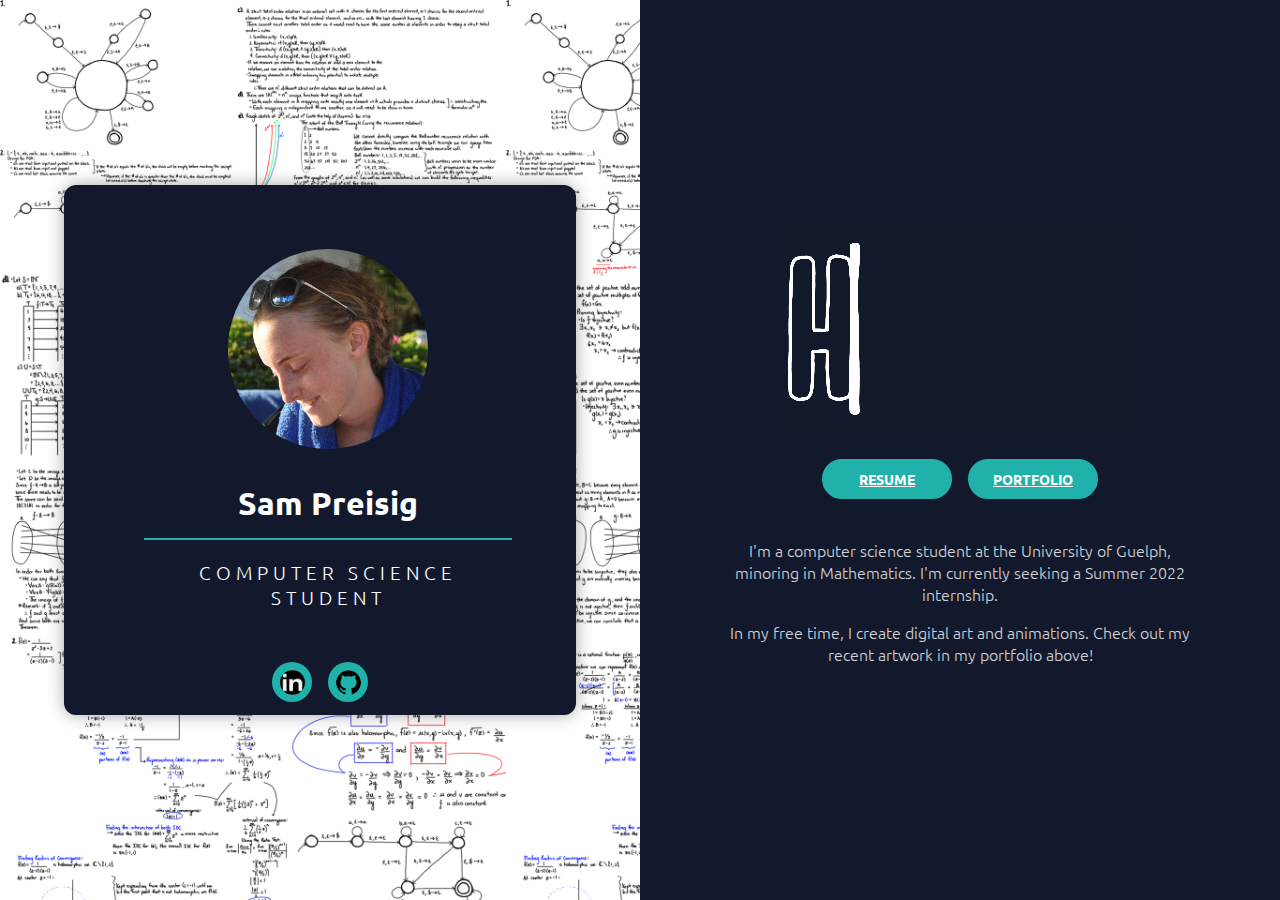
<file: index.html>
<!DOCTYPE html>
<html>
<head>
    <meta charset="utf-8" />
    <title>Home</title>
    <link href="https://fonts.googleapis.com/css2?family=Ubuntu:wght@300&display=swap" rel="stylesheet">
    <link rel="stylesheet" href="styles.css">
</head>
<body>
    <div class="about-wrapper">

        <!-- Left side (headshot, GitHub, LinkedIn) -->
        <div class="about-left">
          <div class="about-left-content">
            <div>
              <div class="shadow">
                <div class="about-img">
                  <img src="images/me.jpg" alt="about image">
                </div>
              </div>
              <h2>Sam Preisig</h2>
              <h3>Computer Science student</h3>
            </div>

            <ul id = "icons">
              <li class = "linkedin-icon">
                <a href="https://www.linkedin.com/in/samantha-preisig-15a685206/">
                  <div class="linkedin-img">
                    <img src = "images/icons/linkedin.png" alt="linkedin image">
                  </div>
                </a>
              </li>
              <li class = "github-icon">
                <a href="https://github.com/Samantha-Preisig">
                  <div class="github-img">
                    <img src = "images/icons/github.png" alt="github image">
                  </div>
                </a>
              </li>
            </ul>
          </div>
        </div>

        <!-- Right side (Brief intro, resume, portfolio) -->
        <div class = "about-right">
          <!-- <h1>Hello<span>!</span></h1> -->
          <video height="200px" width="auto" muted autoplay>
            <source src="animations/typing.mp4" type="video/mp4">
            Your browser does not support this video
          </video>
          <h2></h2>
          <div class="about-btns">
            <a href="resume.pdf" class="resume-button">Resume</a>
            <a href="portfolio.html" class="portfolio-button">Portfolio</a>
          </div>
          <div class="about-para">
            <p>I'm a computer science student at the University of Guelph, minoring in Mathematics. I'm currently seeking a Summer 2022 internship.</p>
            <p>In my free time, I create digital art and animations. Check out my recent artwork in my portfolio above!</p>
          </div>
        </div>
      </div>
</body>
<script>
  // Keeps typing animation in a loop
  document.getElementsByTagName('video')[0].onended = function () {
    this.load();
    this.play();
  };
</script>
</html>
</file>
<file: styles.css>
/* Master styles */
@import url('https://fonts.googleapis.com/css2?family=Poppins:wght@200;300;400;500;600;700;800&display=swap');

*{
    padding: 0;
    margin: 0;
    box-sizing: border-box;
}
body{
    background: #12192c;
    font-family: 'Ubuntu', sans-serif;
}

/* Home page */
.about-wrapper{
    height: 100vh;
}
.about-left{
    background-image: url("images/home_page_bg.png");
    background-size: contain;
    /* background-color: #FFEA00; */
    display: flex;
    flex-direction: column;
    align-items: center;
    justify-content: center;
    height: 100vh;
    color:#fff
}
.about-left-content > div{
    background: #12192c;
    padding: 4rem 4rem 2.5rem 5rem;
    text-align: center;
    
    border-radius: 12px 12px 0 0;
}
.about-left-content{
    box-shadow: 0px 0px 18px -1px rgba(0, 0, 0, 0.39);
    -webkit-box-shadow: 0px 0px 18px -1px rgba(0, 0, 0, 0.39);
    -moz-box-shadow: 0px 0px 18px -1px rgba(0, 0, 0, 0.39);
    border-radius: 12px;
    width:80%;
}
.about-img img{
    display: block;
    width: 200px;
}
.about-img{
    width: 200px;
    height: 200px;
    overflow: hidden;
    border-radius: 50%;
    transition: all 0.5s ease-in-out;
}
.shadow{
    margin-left: auto;
    margin-right: auto;
    border-radius: 50%;
    width: 200px;
    height: 200px;
}
.about-left-content h2{
    font-size: 2rem;
    margin: 2.2rem 0 0.6rem 0;
    line-height: 1.2;
    padding-bottom: 1rem;
    border-bottom: 2px solid lightseagreen;
}
.about-left-content h3{
    text-transform: uppercase;
    font-weight: 300;
    letter-spacing: 5px;
    margin-top: 1.2rem;
}
#icons{
    background: #12192c;
    display: flex;
    justify-content: center;
    padding: 0.8rem 0;
    border-radius: 0 0 12px 12px;
}
#icons li{
    list-style-type: none;
    background: lightseagreen;
    color: #fff;
    width: 40px;
    height: 40px;
    margin: 0 0.5rem;
    border-radius: 50%;
    display: flex;
    justify-content: center;
    align-items: center;
    font-size: 1.2rem;
    cursor: pointer;
    transition: all 0.5s ease-in-out;
}
#icons li:hover{
    background: #edffec;
    color: #000;
}
.linkedin-img img, .github-img img{
    display: block;
    width: 25px;
}
.linkedin-img, .github-img{
    width: 25px;
    height: 25px;
    overflow: hidden;
    border-radius: 50%;
    transition: all 0.5s ease-in-out;
}
.about-right{
    background: #12192c;
    height: 100vh;
    display: flex;
    flex-direction: column;
    align-items: center;
    justify-content: center;
    padding: 0 5rem;
    text-align: center;
    color:#fff
}
.about-right h2{
    font-weight: 600;
}
.about-btns{
    display: flex;
    margin: 2rem 0;
}
.resume-button, .portfolio-button{
    border: none;
    font-size: 0.9rem;
    text-transform: uppercase;
    border: 2px solid #fff;
    border-radius: 20px;
    padding: 0.55rem 0;
    width: 130px;
    font-weight: 600;
    background: transparent;
    margin: 0 0.5rem;
    cursor: pointer;
    color:#fff;
    background: lightseagreen;
    /* color: #fff; */
    border-color: lightseagreen;
    transition: all 0.5s ease-in-out;
}
.resume-button:hover, .portfolio-button:hover{
    background: transparent;
    border-color: #fff;
    color: #fff;
}
.about-para p{
    font-weight: 300;
    padding: 0.5rem;
    opacity: 0.8;
}
@media screen and (min-width: 992px){
    .about-wrapper{
        display: grid;
        grid-template-columns: repeat(2, 2fr);
    }
    .about-left{
        position: relative;
    }
    .about-left-content{
        position: absolute;
        width:80%
    
    }
}
.two-column-wrapper{
    display: grid;
    grid-template-columns: 1fr 1fr;
}
.profile-image-wrapper img{
    width: 85%;
}
.profile-content-wrapper{
    padding: 30px;
}
.profile-content-wrapper h1{
    color: lightseagreen;
}
.aboutme-left{
    box-sizing: border-box;
    float: left;
    width: 45%;
    padding: 40px;
    padding-left: 70px;
    padding-right: 70px;
    height: 475;
    margin: 30px;
    margin-right: 30px;
    margin-bottom: 70px;
    background-color: #fede00;
    line-height: 2;
}
.aboutme-right{
    box-sizing: border-box;
    float: left;
    width: 50%;
    height: 475;
}
.profile-pic{
    width: 100%;
    height: auto;
}
</file>
